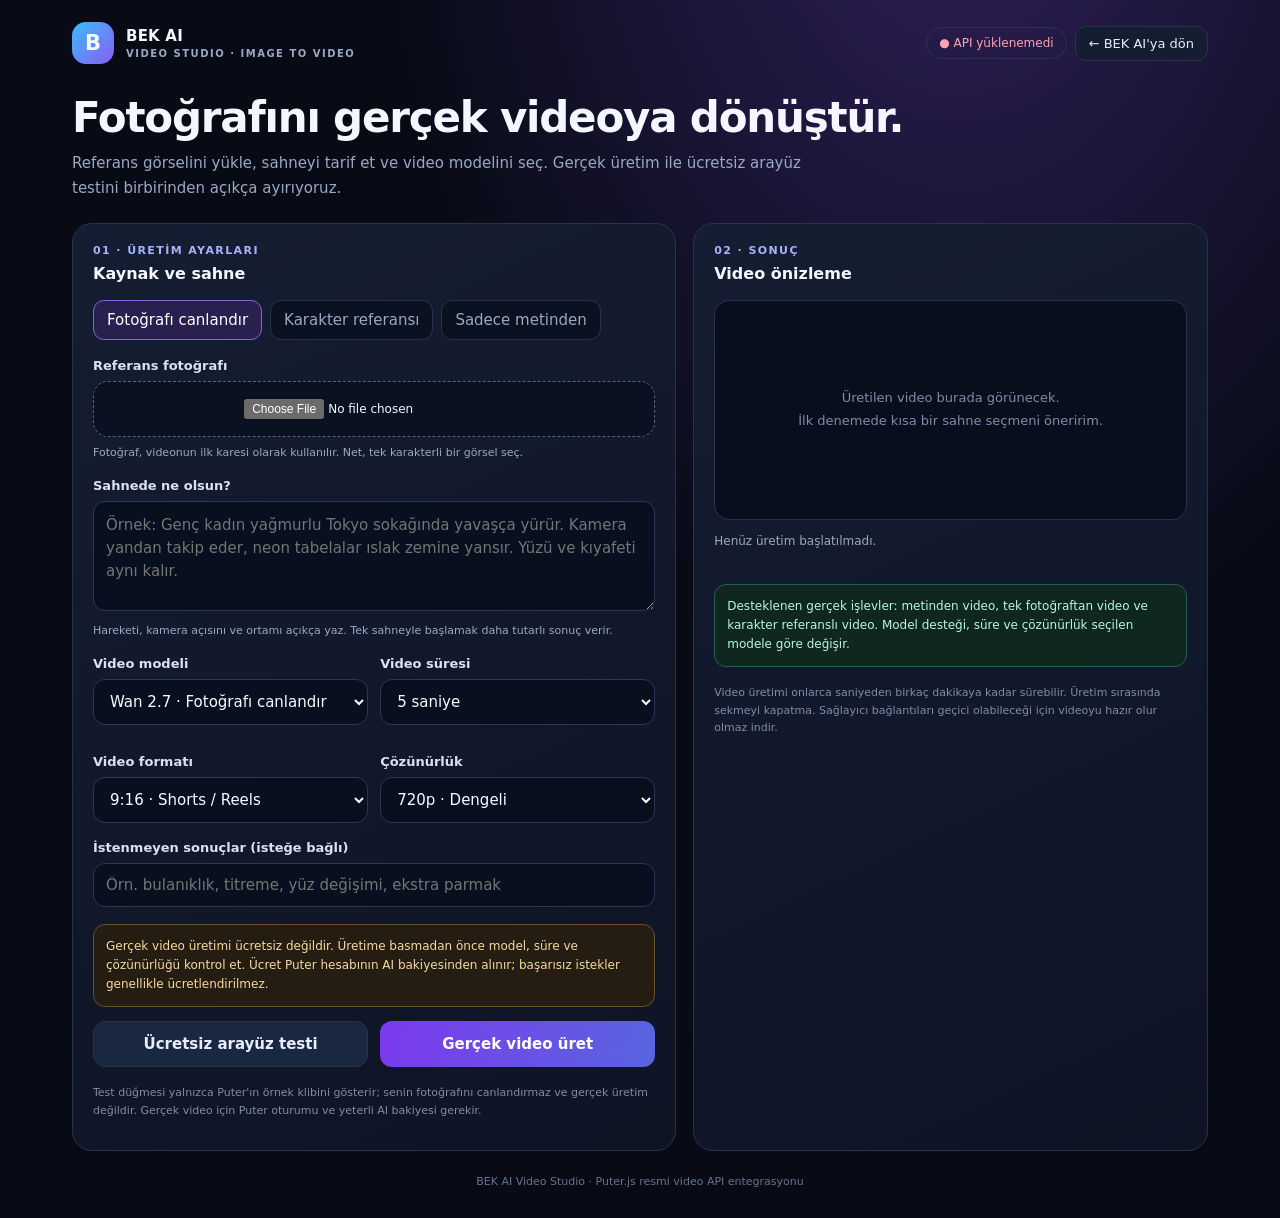
<file: video-studio.html>
<!doctype html>
<html lang="tr">
<head>
<meta charset="utf-8">
<meta name="viewport" content="width=device-width,initial-scale=1">
<meta name="theme-color" content="#080b16">
<title>BEK AI — Video Studio</title>
<script src="https://js.puter.com/v2/"></script>
<style>
:root{color-scheme:dark;--bg:#080b16;--panel:#11182a;--panel2:#0c1324;--line:#28344e;--muted:#9aa9c3;--text:#f4f7ff;--violet:#8b5cf6;--cyan:#38bdf8;--green:#34d399;--red:#fb7185}
*{box-sizing:border-box}body{margin:0;background:radial-gradient(ellipse at 75% -15%,#30205b 0,transparent 43%),var(--bg);color:var(--text);font:15px Inter,system-ui,sans-serif}button,input,textarea,select{font:inherit}.shell{max-width:1180px;margin:auto;padding:22px}.top{display:flex;align-items:center;justify-content:space-between;gap:16px;margin-bottom:30px}.brand{display:flex;align-items:center;gap:12px;font-weight:800;letter-spacing:.2px}.logo{width:42px;height:42px;border-radius:14px;display:grid;place-items:center;background:linear-gradient(135deg,var(--cyan),var(--violet));font-size:21px}.brand small{display:block;color:var(--muted);font-size:10px;letter-spacing:1.5px;margin-top:3px}.top-actions{display:flex;gap:8px;align-items:center}.pill{border:1px solid var(--line);border-radius:999px;padding:8px 12px;color:var(--muted);font-size:12px}.linkbtn{border:1px solid var(--line);background:#141d31;color:#e8edff;padding:9px 13px;border-radius:11px;text-decoration:none;font-size:13px}.hero{margin-bottom:22px}.hero h1{font-size:clamp(27px,4vw,42px);line-height:1.12;margin:0 0 10px;letter-spacing:-1.2px}.hero p{max-width:760px;color:var(--muted);line-height:1.65;margin:0}.layout{display:grid;grid-template-columns:minmax(0,1.08fr) minmax(320px,.92fr);gap:17px}.card{background:linear-gradient(155deg,#151d32,#0e1424);border:1px solid var(--line);border-radius:20px;padding:20px;min-width:0}.card h2{font-size:16px;margin:0 0 17px}.step{color:#a5b4fc;font-size:11px;text-transform:uppercase;letter-spacing:1.4px;font-weight:800;margin-bottom:7px}.field{margin-bottom:17px}.field label{display:block;font-size:13px;font-weight:650;color:#d9e2f4;margin-bottom:8px}.field small{display:block;color:var(--muted);font-size:11px;line-height:1.55;margin-top:7px}.control{width:100%;background:#080f1e;border:1px solid #2b3855;color:#f8fbff;border-radius:12px;padding:12px;outline:none}.control:focus{border-color:#9875ff;box-shadow:0 0 0 3px #8b5cf622}textarea.control{min-height:110px;resize:vertical;line-height:1.55}.upload{border:1px dashed #526487;border-radius:15px;padding:17px;background:#0a1120;text-align:center}.upload input{max-width:100%;font-size:12px}.preview{display:block;max-width:100%;max-height:270px;object-fit:contain;margin:14px auto 0;border-radius:12px}.hidden{display:none!important}.modebar{display:flex;gap:8px;flex-wrap:wrap;margin-bottom:18px}.mode{background:#0a1120;border:1px solid var(--line);color:var(--muted);padding:10px 13px;border-radius:11px;cursor:pointer}.mode.active{background:#2a2050;border-color:#8063dc;color:white}.grid2{display:grid;grid-template-columns:1fr 1fr;gap:12px}.btn{border:0;border-radius:12px;padding:13px 16px;background:linear-gradient(100deg,#7c3aed,#5865df);color:white;font-weight:750;cursor:pointer}.btn:disabled{opacity:.55;cursor:wait}.btn.secondary{background:#1a2740;border:1px solid var(--line);color:#e7edff}.btn.full{width:100%}.info{border:1px solid #34435f;background:#111c30;color:#cbd8f1;border-radius:12px;padding:12px;font-size:12px;line-height:1.6;margin:14px 0}.info.warn{border-color:#67512d;background:#251d12;color:#f7d9a2}.info.good{border-color:#235f52;background:#102720;color:#b7f7df}.previewbox{border:1px solid var(--line);background:#080e1c;border-radius:15px;padding:12px;min-height:220px;display:grid;place-items:center}.previewbox video{width:100%;max-height:540px;border-radius:10px;background:#000}.placeholder{text-align:center;color:#7f8da9;font-size:13px;line-height:1.7;padding:25px}.status{font-size:12px;color:var(--muted);line-height:1.6;margin-top:12px;min-height:38px;white-space:pre-wrap;word-break:break-word}.status.error{color:#fda4af}.status.success{color:#a7f3d0}.actions{display:flex;gap:9px;flex-wrap:wrap;margin-top:12px}.actions a{color:#b9d8ff;font-size:13px}.bar{height:5px;background:#222d45;border-radius:99px;overflow:hidden;margin-top:12px}.bar span{display:block;height:100%;width:34%;background:linear-gradient(90deg,var(--violet),var(--cyan));animation:move 1.4s infinite ease-in-out}@keyframes move{0%{transform:translateX(-120%)}100%{transform:translateX(350%)}}.fine{font-size:11px;color:#7f8da9;line-height:1.6;margin-top:17px}.footer{text-align:center;color:#66748f;font-size:11px;padding:24px 0 8px}
@media(max-width:820px){.shell{padding:15px}.layout{grid-template-columns:1fr}.top{align-items:flex-start}.top-actions{flex-direction:column;align-items:flex-end}.card{padding:16px}}@media(max-width:440px){.grid2{grid-template-columns:1fr}.hero h1{font-size:29px}}
</style>
</head>
<body>
<div class="shell">
<header class="top">
 <div class="brand"><div class="logo">B</div><div>BEK AI<small>VIDEO STUDIO · IMAGE TO VIDEO</small></div></div>
 <div class="top-actions"><span class="pill" id="apiState">Motor kontrol ediliyor…</span><a class="linkbtn" href="./index.html">← BEK AI'ya dön</a></div>
</header>
<section class="hero"><h1>Fotoğrafını gerçek videoya dönüştür.</h1><p>Referans görselini yükle, sahneyi tarif et ve video modelini seç. Gerçek üretim ile ücretsiz arayüz testini birbirinden açıkça ayırıyoruz.</p></section>
<div class="layout">
<section class="card">
 <div class="step">01 · Üretim ayarları</div><h2>Kaynak ve sahne</h2>
 <div class="modebar"><button class="mode active" data-mode="animate" type="button">Fotoğrafı canlandır</button><button class="mode" data-mode="character" type="button">Karakter referansı</button><button class="mode" data-mode="text" type="button">Sadece metinden</button></div>
 <div class="field" id="imageField"><label for="reference">Referans fotoğrafı</label><div class="upload"><input id="reference" type="file" accept="image/png,image/jpeg,image/webp"><img id="imagePreview" class="preview hidden" alt="Yüklenen referans fotoğrafı"></div><small id="imageHelp">Fotoğraf, videonun ilk karesi olarak kullanılır. Net, tek karakterli bir görsel seç.</small></div>
 <div class="field"><label for="scene">Sahnede ne olsun?</label><textarea id="scene" class="control" maxlength="1800" placeholder="Örnek: Genç kadın yağmurlu Tokyo sokağında yavaşça yürür. Kamera yandan takip eder, neon tabelalar ıslak zemine yansır. Yüzü ve kıyafeti aynı kalır."></textarea><small>Hareketi, kamera açısını ve ortamı açıkça yaz. Tek sahneyle başlamak daha tutarlı sonuç verir.</small></div>
 <div class="grid2">
  <div class="field"><label for="model">Video modeli</label><select id="model" class="control"><option value="wan-ai/wan2.7-i2v">Wan 2.7 · Fotoğrafı canlandır</option><option value="wan-ai/wan2.7-r2v">Wan 2.7 · Karakter referansı</option></select></div>
  <div class="field"><label for="duration">Video süresi</label><select id="duration" class="control"><option value="5">5 saniye</option><option value="8">8 saniye</option><option value="10">10 saniye</option><option value="15">15 saniye</option></select></div>
  <div class="field"><label for="ratio">Video formatı</label><select id="ratio" class="control"><option value="9:16">9:16 · Shorts / Reels</option><option value="16:9">16:9 · YouTube</option><option value="1:1">1:1 · Kare</option></select></div>
  <div class="field"><label for="quality">Çözünürlük</label><select id="quality" class="control"><option value="720P">720p · Dengeli</option><option value="1080P">1080p · Yüksek</option></select></div>
 </div>
 <div class="field"><label for="negative">İstenmeyen sonuçlar (isteğe bağlı)</label><input id="negative" class="control" type="text" maxlength="400" placeholder="Örn. bulanıklık, titreme, yüz değişimi, ekstra parmak"></div>
 <div class="info warn" id="costNotice">Gerçek video üretimi ücretsiz değildir. Üretime basmadan önce model, süre ve çözünürlüğü kontrol et. Ücret Puter hesabının AI bakiyesinden alınır; başarısız istekler genellikle ücretlendirilmez.</div>
 <div class="grid2"><button class="btn secondary" id="testButton" type="button">Ücretsiz arayüz testi</button><button class="btn" id="generateButton" type="button">Gerçek video üret</button></div>
 <p class="fine">Test düğmesi yalnızca Puter'ın örnek klibini gösterir; senin fotoğrafını canlandırmaz ve gerçek üretim değildir. Gerçek video için Puter oturumu ve yeterli AI bakiyesi gerekir.</p>
</section>
<aside class="card">
 <div class="step">02 · Sonuç</div><h2>Video önizleme</h2>
 <div class="previewbox" id="previewBox"><div class="placeholder">Üretilen video burada görünecek.<br>İlk denemede kısa bir sahne seçmeni öneririm.</div></div>
 <div id="progress" class="bar hidden"><span></span></div>
 <div id="status" class="status" role="status" aria-live="polite">Henüz üretim başlatılmadı.</div>
 <div id="resultActions" class="actions hidden"><a id="openVideo" href="#" target="_blank" rel="noopener">Videoyu yeni sekmede aç</a><a id="downloadVideo" href="#" download="bek-ai-video.mp4">MP4 indir</a></div>
 <div class="info good">Desteklenen gerçek işlevler: metinden video, tek fotoğraftan video ve karakter referanslı video. Model desteği, süre ve çözünürlük seçilen modele göre değişir.</div>
 <p class="fine">Video üretimi onlarca saniyeden birkaç dakikaya kadar sürebilir. Üretim sırasında sekmeyi kapatma. Sağlayıcı bağlantıları geçici olabileceği için videoyu hazır olur olmaz indir.</p>
</aside>
</div>
<div class="footer">BEK AI Video Studio · Puter.js resmi video API entegrasyonu</div>
</div>
<script>
(function(){
'use strict';
const el=id=>document.getElementById(id);
let mode='animate', selectedFile=null, busy=false, currentObjectUrl=null;
const apiState=el('apiState'), status=el('status'), progress=el('progress'), previewBox=el('previewBox'), resultActions=el('resultActions');
function setStatus(message,type){status.textContent=message;status.className='status'+(type?' '+type:'');}
function checkApi(){const ok=!!(window.puter&&puter.ai&&typeof puter.ai.txt2vid==='function');apiState.textContent=ok?'● Video API hazır':'● API yüklenemedi';apiState.style.color=ok?'#a7f3d0':'#fda4af';return ok;}
function setMode(next){mode=next;document.querySelectorAll('.mode').forEach(b=>b.classList.toggle('active',b.dataset.mode===mode));el('imageField').classList.toggle('hidden',mode==='text');el('imageHelp').textContent=mode==='character'?'Referans fotoğrafı karakterin yüzünü ve görünüşünü korumaya yardımcı olur.':'Fotoğraf, videonun ilk karesi olarak kullanılır. Net, tek karakterli bir görsel seç.';if(mode==='character'){el('model').value='wan-ai/wan2.7-r2v';el('duration').querySelector('option[value="15"]').disabled=true;if(Number(el('duration').value)>10)el('duration').value='10';}else{el('duration').querySelector('option[value="15"]').disabled=false;if(mode==='animate'&&el('model').value==='wan-ai/wan2.7-r2v')el('model').value='wan-ai/wan2.7-i2v';}if(mode==='text')el('model').value='wan-ai/wan2.7-t2v';if(mode!=='text'&&mode==='animate')el('model').value='wan-ai/wan2.7-i2v';}
document.querySelectorAll('.mode').forEach(b=>b.addEventListener('click',()=>setMode(b.dataset.mode)));
el('reference').addEventListener('change',e=>{const file=e.target.files&&e.target.files[0];selectedFile=file||null;if(!file){el('imagePreview').classList.add('hidden');return;}if(!['image/jpeg','image/png','image/webp'].includes(file.type)){selectedFile=null;e.target.value='';setStatus('Yalnızca JPG, PNG veya WebP görseli yükleyebilirsin.','error');return;}if(file.size>20*1024*1024){selectedFile=null;e.target.value='';setStatus('Fotoğraf 20 MB sınırını aşıyor. Daha küçük bir görsel seç.','error');return;}if(currentObjectUrl)URL.revokeObjectURL(currentObjectUrl);currentObjectUrl=URL.createObjectURL(file);el('imagePreview').src=currentObjectUrl;el('imagePreview').classList.remove('hidden');setStatus('Referans fotoğrafı hazır. Sahne açıklamanı yazabilirsin.');});
function dimensions(ratio){if(ratio==='9:16')return {width:720,height:1280};if(ratio==='1:1')return {width:720,height:720};return {width:1280,height:720};}
function validate(){const prompt=el('scene').value.trim();if(!prompt){setStatus('Önce sahneyi anlatan bir açıklama yaz.','error');return null;}if(mode!=='text'&&!selectedFile){setStatus('Önce referans fotoğrafı yükle.','error');return null;}if(mode==='character'&&Number(el('duration').value)>10){setStatus('Wan 2.7 karakter referansı modu en fazla 10 saniye seçilmelidir.','error');return null;}return prompt;}
function explainError(err){const code=err&& (err.code||err.errorCode);const msg=err&& (err.message||err.error)||String(err);if(code==='insufficient_funds')return 'Puter AI bakiyesi bu video için yetersiz. Süreyi veya çözünürlüğü azalt ya da hesabındaki bakiyeyi kontrol et. Ayrıntı: '+msg;if(code==='upstream_timeout')return 'Video sağlayıcısı zamanında yanıt vermedi. Daha kısa bir klip deneyebilirsin. Üretim tamamlanmadı. '+msg;if(code==='bad_request'||code==='upstream_bad_request')return 'Model isteği kabul etmedi. Seçilen modelin süre/format sınırları veya fotoğraf biçimi uyuşmuyor. '+msg;if(code==='access_denied')return 'Puter dosya erişimi izni reddedildi. '+msg;if(code==='moderation_flagged')return 'İstem, video sağlayıcısının içerik filtresine takıldı. Sahneyi daha nötr biçimde tarif et.';return 'Video üretilemedi. '+msg+(code?' ['+code+']':'');}
async function run(testMode){if(busy)return;const prompt=validate();if(prompt===null)return;if(!checkApi()){setStatus('Puter.js yüklenemedi. İnternet bağlantını kontrol edip sayfayı yenile.','error');return;}busy=true;const gen=el('generateButton'),test=el('testButton');gen.disabled=true;test.disabled=true;progress.classList.remove('hidden');resultActions.classList.add('hidden');setStatus(testMode?'Ücretsiz örnek video alınıyor…':'Video sağlayıcısına istek gönderildi. Üretim onlarca saniye veya birkaç dakika sürebilir. Sekmeyi kapatma.');previewBox.innerHTML='<div class="placeholder">Video hazırlanıyor…<br>Bu sırada sayfayı kapatma.</div>';
const model=el('model').value,secs=Number(el('duration').value),size=el('quality').value,dims=dimensions(el('ratio').value);
const options={model:model,seconds:secs,size:size,width:dims.width,height:dims.height};
if(mode==='animate')options.input_reference=selectedFile;
if(mode==='character')options.reference_images=[selectedFile];
if(mode!=='text'&&model==='wan-ai/wan2.7-r2v')options.seconds=Math.min(10,secs);
if(testMode)options.test_mode=true;
const negative=el('negative').value.trim();const fullPrompt=prompt+(negative?' Avoid: '+negative+'.':'')+' Cinematic natural motion, coherent anatomy, stable subject identity, realistic lighting, no flicker, no unwanted scene cuts.';
try{
 const video=await puter.ai.txt2vid(fullPrompt,options);
 video.controls=true;video.playsInline=true;video.preload='metadata';video.style.width='100%';video.style.maxHeight='540px';video.style.borderRadius='10px';video.setAttribute('aria-label','BEK AI tarafından oluşturulan video');
 previewBox.replaceChildren(video);
 const src=video.src||video.getAttribute('src');if(!src)throw new Error('API video döndürdü ancak video adresi boş.');
 el('openVideo').href=src;el('downloadVideo').href=src;el('downloadVideo').download='bek-ai-video.mp4';resultActions.classList.remove('hidden');
 video.addEventListener('loadedmetadata',()=>{if(Number.isFinite(video.duration))setStatus((testMode?'Örnek video hazır. ':'Gerçek video hazır. ')+'Süre: '+video.duration.toFixed(1)+' saniye.', 'success');},{once:true});
 setStatus(testMode?'Örnek klip gösteriliyor. Bu senin fotoğrafından üretilmiş gerçek video değildir.':'Gerçek video üretildi. Videoyu hemen MP4 olarak indir.','success');
 }catch(err){previewBox.innerHTML='<div class="placeholder">Video oluşturulamadı.<br>Hata ayrıntısı sağ altta.</div>';setStatus(explainError(err),'error');}
 finally{busy=false;gen.disabled=false;test.disabled=false;progress.classList.add('hidden');}
}
el('generateButton').addEventListener('click',()=>run(false));el('testButton').addEventListener('click',()=>run(true));
el('model').addEventListener('change',()=>{const m=el('model').value;if(m==='wan-ai/wan2.7-r2v'){mode='character';document.querySelectorAll('.mode').forEach(b=>b.classList.toggle('active',b.dataset.mode===mode));el('imageField').classList.remove('hidden');el('duration').querySelector('option[value="15"]').disabled=true;if(Number(el('duration').value)>10)el('duration').value='10';}else if(m==='wan-ai/wan2.7-t2v'){mode='text';document.querySelectorAll('.mode').forEach(b=>b.classList.toggle('active',b.dataset.mode===mode));el('imageField').classList.add('hidden');}else{mode='animate';document.querySelectorAll('.mode').forEach(b=>b.classList.toggle('active',b.dataset.mode===mode));el('imageField').classList.remove('hidden');el('duration').querySelector('option[value="15"]').disabled=false;}});
checkApi();window.addEventListener('load',checkApi);
})();
</script>
</body>
</html>
</file>
